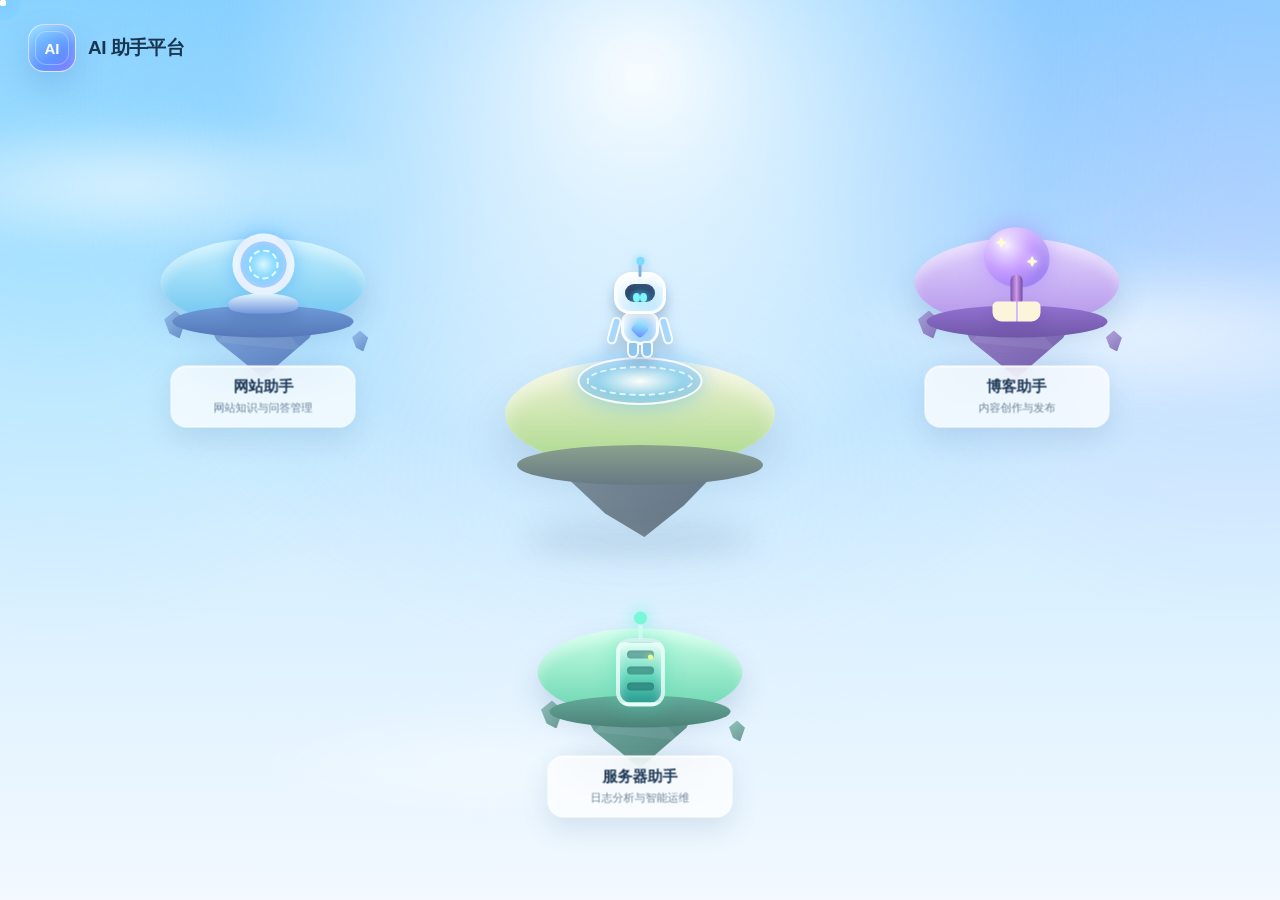
<file: src/main/resources/static/index.html>
<!doctype html>
<html lang="zh-CN">
<head>
    <meta charset="UTF-8">
    <meta name="viewport" content="width=device-width, initial-scale=1.0">
    <link rel="icon" type="image/x-icon" href="/favicon.ico">
    <title>AI助手平台</title>
    <style>
        :root{--text:#203650;--muted:#657b94;--sky-top:#8ed1ff;--sky-middle:#c9eaff;--sky-bottom:#f3f9ff;--gold:#f6d98b;--white:#fff}
        *{box-sizing:border-box}
        html,body{margin:0;width:100%;height:100%;overflow:auto}
        body{min-height:100vh;color:var(--text);font-family:Inter,-apple-system,BlinkMacSystemFont,"Segoe UI","PingFang SC","Microsoft YaHei",sans-serif;background:linear-gradient(180deg,var(--sky-top) 0%,var(--sky-middle) 42%,var(--sky-bottom) 100%)}
        button{font:inherit}
        ::-webkit-scrollbar{display:none}
        html{scrollbar-width:none;-ms-overflow-style:none}
        .page{position:relative;min-height:100vh;overflow:visible;isolation:isolate}
        .background{position:fixed;inset:0;z-index:-10;overflow:hidden;pointer-events:none}
        .sun-glow{position:absolute;top:-500px;left:50%;width:1150px;height:1150px;transform:translateX(-50%);border-radius:50%;background:radial-gradient(circle,rgba(255,255,255,.95) 0%,rgba(255,255,255,.5) 20%,rgba(123,198,255,.16) 50%,transparent 72%);filter:blur(12px)}
        .sky-aura{position:absolute;inset:-15%;background:radial-gradient(circle at 15% 30%,rgba(93,222,255,.18),transparent 26%),radial-gradient(circle at 86% 28%,rgba(176,141,255,.16),transparent 26%),radial-gradient(circle at 50% 50%,rgba(255,255,255,.2),transparent 34%);animation:auraMove 10s ease-in-out infinite alternate}
        .cloud{position:absolute;border-radius:50%;background:radial-gradient(ellipse,rgba(255,255,255,.85),rgba(255,255,255,.18) 62%,transparent 74%);filter:blur(13px);opacity:.7}
        .cloud-1{top:120px;left:-130px;width:520px;height:130px;animation:cloudLeft 28s ease-in-out infinite alternate}
        .cloud-2{top:260px;right:-160px;width:600px;height:150px;animation:cloudRight 35s ease-in-out infinite alternate}
        .cloud-3{bottom:80px;left:20%;width:450px;height:110px;opacity:.45;animation:cloudLeft 38s ease-in-out infinite alternate}
        .particle{position:absolute;width:6px;height:6px;border-radius:50%;background:rgba(255,255,255,.95);box-shadow:0 0 14px rgba(106,191,255,.8);animation:particleFloat linear infinite}
        .particle:nth-child(1){left:8%;bottom:10%;animation-duration:11s}
        .particle:nth-child(2){left:25%;bottom:5%;animation-duration:14s;animation-delay:2s}
        .particle:nth-child(3){left:46%;bottom:12%;animation-duration:12s;animation-delay:1s}
        .particle:nth-child(4){left:65%;bottom:3%;animation-duration:15s}
        .particle:nth-child(5){left:82%;bottom:8%;animation-duration:13s;animation-delay:1.5s}
        .brand{position:fixed;top:24px;left:28px;z-index:100;display:flex;align-items:center;gap:12px;user-select:none}
        .brand-logo{position:relative;width:48px;height:48px;display:grid;place-items:center;border:1px solid rgba(255,255,255,.7);border-radius:16px;color:#fff;font-size:15px;font-weight:900;background:linear-gradient(145deg,#80d9ff,#5f92ff 65%,#837aff);box-shadow:0 14px 30px rgba(58,114,193,.22),inset 0 6px 12px rgba(255,255,255,.25)}
        .brand-logo::after{position:absolute;inset:6px;content:"";border:1px solid rgba(255,255,255,.32);border-radius:11px}
        .brand-title{margin:0;color:#193651;font-size:19px;font-weight:850;letter-spacing:-.03em}
        .world{position:relative;width:min(1500px,100vw);min-height:100vh;margin:0 auto;overflow:visible}
        .route-layer{position:absolute;inset:0;width:100%;height:100%;z-index:10;overflow:visible;pointer-events:none}
        .route-path{fill:none;stroke:rgba(255,255,255,.92);stroke-width:4;stroke-linecap:round;filter:drop-shadow(0 0 7px rgba(68,171,255,.9));stroke-dasharray:10 12;opacity:0;transition:opacity .25s}
        .route-path.active{opacity:1;animation:routeFlow .45s linear infinite}
        .island{position:absolute;width:270px;height:185px;border:0;outline:none;background:transparent;cursor:pointer;transform:translate(-50%,-50%);transform-origin:center center;transition:filter .3s ease}
        .island:hover{z-index:25}
        .island-scene{position:relative;width:100%;height:100%;transform:translateY(0) scale(1);transition:transform .3s cubic-bezier(.2,.8,.2,1)}
        .island:hover .island-scene{transform:translateY(-10px) scale(1.045)}
        .island.selected .island-scene{animation:islandSelected .55s ease infinite alternate}
        .island-ground{position:absolute;top:28px;left:50%;width:205px;height:88px;transform:translateX(-50%);border-radius:50%;background:linear-gradient(180deg,var(--grass-light),var(--grass));box-shadow:inset 0 9px 12px rgba(255,255,255,.35),0 14px 28px rgba(53,88,136,.18);z-index:4}
        .island-ground::before{position:absolute;left:12px;right:12px;bottom:-11px;height:32px;content:"";border-radius:50%;background:linear-gradient(180deg,var(--soil),var(--rock));z-index:-1}
        .island-rock{position:absolute;top:78px;left:50%;width:165px;height:90px;transform:translateX(-50%);clip-path:polygon(5% 0,95% 0,78% 55%,61% 82%,50% 100%,37% 80%,22% 58%);background:linear-gradient(150deg,var(--rock-light),var(--rock));box-shadow:inset 15px 0 18px rgba(255,255,255,.12);z-index:1}
        .island-rock::after{position:absolute;inset:15px 38px 28px 35px;content:"";clip-path:polygon(50% 0,95% 100%,0 82%);background:rgba(255,255,255,.08)}
        .island-shadow{position:absolute;left:50%;bottom:5px;width:160px;height:24px;transform:translateX(-50%);border-radius:50%;background:rgba(65,102,153,.17);filter:blur(12px);z-index:0}
        .floating-rock{position:absolute;width:22px;height:28px;clip-path:polygon(50% 0,100% 35%,70% 100%,25% 82%,0 32%);background:linear-gradient(145deg,var(--rock-light),var(--rock));opacity:.8;animation:littleRock 3.8s ease-in-out infinite}
        .floating-rock.r1{left:30px;top:100px}
        .floating-rock.r2{right:24px;top:120px;width:16px;height:21px;animation-delay:.7s}
        .assistant-info{position:absolute;left:50%;bottom:-34px;min-width:185px;transform:translateX(-50%);padding:11px 16px;border:1px solid rgba(255,255,255,.72);border-radius:16px;background:rgba(255,255,255,.73);backdrop-filter:blur(12px);box-shadow:0 12px 28px rgba(57,96,143,.14),inset 0 1px 0 rgba(255,255,255,.7);text-align:center;z-index:12;transition:transform .28s ease,box-shadow .28s ease}
        .island:hover .assistant-info{transform:translateX(-50%) translateY(-4px);box-shadow:0 17px 34px rgba(57,96,143,.2),inset 0 1px 0 rgba(255,255,255,.8)}
        .assistant-name{margin:0;color:#1c3855;font-size:15px;font-weight:850;white-space:nowrap}
        .assistant-desc{margin:4px 0 0;color:#6a8199;font-size:11px;white-space:nowrap}
        .landing-point{position:absolute;top:42px;left:50%;width:14px;height:14px;transform:translateX(-50%);opacity:0;pointer-events:none}
        .theme-website{--grass-light:#c7f1ff;--grass:#69c3ef;--soil:#6e9bd7;--rock-light:#8fb9ec;--rock:#5577b9;--accent:#5eb9ff;--accent-dark:#527cff}
        .theme-blog{--grass-light:#e5d7ff;--grass:#b092e9;--soil:#9271d1;--rock-light:#aa92d6;--rock:#7058a8;--accent:#bb91ff;--accent-dark:#7d69e9}
        .theme-server{--grass-light:#c8ffe6;--grass:#66d4ae;--soil:#64ab9a;--rock-light:#80bbae;--rock:#4c8178;--accent:#55d9ba;--accent-dark:#27a99c}
        .portal-landmark{position:absolute;top:-10px;left:50%;width:70px;height:85px;transform:translateX(-50%);z-index:8}
        .portal-ring{position:absolute;top:5px;left:50%;width:62px;height:62px;transform:translateX(-50%);border:8px solid rgba(255,255,255,.85);border-radius:50%;background:radial-gradient(circle,#dff7ff,#68cfff 45%,#527cff 100%);box-shadow:0 0 20px rgba(73,174,255,.65),inset 0 0 18px rgba(255,255,255,.8);animation:portalPulse 2.8s ease-in-out infinite}
        .portal-ring::after{position:absolute;inset:8px;content:"";border:2px dashed rgba(255,255,255,.86);border-radius:50%;animation:rotateSimple 9s linear infinite}
        .portal-base{position:absolute;bottom:0;left:50%;width:70px;height:20px;transform:translateX(-50%);border-radius:50% 50% 35% 35%;background:linear-gradient(180deg,#e3f7ff,#7396de);box-shadow:0 7px 12px rgba(56,92,147,.2)}
        .blog-landmark{position:absolute;top:-11px;left:50%;width:90px;height:94px;transform:translateX(-50%);z-index:8}
        .magic-tree{position:absolute;top:0;left:50%;width:66px;height:60px;transform:translateX(-50%);border-radius:48% 52% 46% 54%;background:radial-gradient(circle at 35% 30%,#f4eaff,#c69cff 42%,#7e6ce7 100%);box-shadow:0 0 24px rgba(170,125,255,.55),inset 0 7px 12px rgba(255,255,255,.32);animation:treeFloat 3.5s ease-in-out infinite}
        .magic-tree::before,.magic-tree::after{position:absolute;content:"✦";color:#fffbd4;font-size:11px;text-shadow:0 0 10px #fff}
        .magic-tree::before{top:9px;left:12px}
        .magic-tree::after{top:28px;right:12px}
        .tree-trunk{position:absolute;top:47px;left:50%;width:12px;height:31px;transform:translateX(-50%);border-radius:8px;background:linear-gradient(90deg,#7950ae,#d29bea,#704aa0)}
        .magic-book{position:absolute;left:50%;bottom:0;width:48px;height:20px;transform:translateX(-50%);border-radius:5px 5px 9px 9px;background:linear-gradient(90deg,#fdf5db 0 48%,#d1bafa 49% 52%,#fdf5db 53%);box-shadow:0 7px 14px rgba(83,54,143,.2)}
        .server-landmark{position:absolute;top:-12px;left:50%;width:80px;height:98px;transform:translateX(-50%);z-index:8}
        .server-tower{position:absolute;left:50%;bottom:8px;width:49px;height:68px;transform:translateX(-50%);border:4px solid rgba(235,255,250,.85);border-radius:14px;background:linear-gradient(180deg,#d9fff4,#67d8bd 55%,#299b91);box-shadow:0 0 20px rgba(64,217,182,.45),inset 0 5px 10px rgba(255,255,255,.4)}
        .server-slot{height:8px;margin:8px 7px 0;border-radius:4px;background:rgba(18,92,91,.45);box-shadow:inset 0 1px 3px rgba(0,0,0,.15)}
        .server-light{position:absolute;top:12px;right:8px;width:5px;height:5px;border-radius:50%;background:#eaff93;box-shadow:0 0 9px #eaff93;animation:serverBlink 1.5s ease-in-out infinite}
        .antenna{position:absolute;top:0;left:50%;width:4px;height:26px;transform:translateX(-50%);border-radius:10px;background:#ebfffb}
        .antenna::before{position:absolute;top:-5px;left:50%;width:13px;height:13px;transform:translateX(-50%);content:"";border-radius:50%;background:#7af7da;box-shadow:0 0 15px rgba(94,248,214,.9)}
        .hub-island{position:absolute;left:50%;top:48%;width:340px;height:230px;transform:translate(-50%,-50%);z-index:8;pointer-events:none}
        .hub-ground{position:absolute;top:42px;left:50%;width:270px;height:110px;transform:translateX(-50%);border-radius:50%;background:linear-gradient(180deg,#f6f4d8,#a6d88a);box-shadow:inset 0 12px 18px rgba(255,255,255,.45),0 20px 45px rgba(66,101,145,.2);z-index:5}
        .hub-ground::before{position:absolute;left:12px;right:12px;bottom:-16px;height:40px;content:"";border-radius:50%;background:linear-gradient(180deg,#8ba18d,#667a84);z-index:-1}
        .hub-rock{position:absolute;top:108px;left:50%;width:218px;height:112px;transform:translateX(-50%);clip-path:polygon(3% 0,97% 0,84% 44%,70% 72%,52% 100%,34% 79%,17% 48%);background:linear-gradient(150deg,#8e9ea5,#5c6d7e);box-shadow:inset 18px 0 22px rgba(255,255,255,.12);z-index:2}
        .hub-shadow{position:absolute;left:50%;bottom:-8px;width:230px;height:32px;transform:translateX(-50%);border-radius:50%;background:rgba(68,99,137,.18);filter:blur(15px)}
        .hub-platform{position:absolute;top:40px;left:50%;width:125px;height:48px;transform:translateX(-50%);border:2px solid rgba(255,255,255,.9);border-radius:50%;background:radial-gradient(ellipse,rgba(255,255,255,.9),rgba(97,193,255,.62) 50%,rgba(78,120,255,.22));box-shadow:0 0 25px rgba(83,182,255,.55);z-index:8;animation:hubPulse 3s ease-in-out infinite}
        .hub-platform::after{position:absolute;inset:7px;content:"";border:2px dashed rgba(255,255,255,.8);border-radius:50%;animation:rotateSimple 12s linear infinite}
        .hub-anchor{position:absolute;top:37px;left:50%;width:10px;height:10px;transform:translateX(-50%);opacity:0}
        .robot{position:absolute;left:50%;top:50%;width:62px;height:91px;transform:translate(-50%,-100%);z-index:40;pointer-events:none;filter:drop-shadow(0 10px 7px rgba(41,78,118,.22))}
        .robot-inner{position:relative;width:100%;height:100%;transform:scaleX(var(--face,1));transition:transform .18s}
        .robot-head{position:absolute;top:4px;left:50%;width:52px;height:42px;transform:translateX(-50%);border:3px solid rgba(255,255,255,.95);border-radius:18px 18px 16px 16px;background:linear-gradient(145deg,#fbfeff,#bce6ff);box-shadow:inset 0 5px 8px rgba(255,255,255,.9),0 5px 9px rgba(57,101,148,.14);z-index:6}
        .robot-face{position:absolute;inset:9px 8px;border-radius:11px;background:linear-gradient(145deg,#23395c,#294f7e);box-shadow:inset 0 2px 4px rgba(255,255,255,.12)}
        .robot-eye{position:absolute;top:9px;width:7px;height:9px;border-radius:50%;background:#80f5ff;box-shadow:0 0 8px rgba(118,242,255,.85)}
        .robot-eye.left{left:8px}
        .robot-eye.right{right:8px}
        .robot-antenna{position:absolute;top:-13px;left:50%;width:3px;height:15px;transform:translateX(-50%);border-radius:4px;background:#86aee0}
        .robot-antenna::before{position:absolute;top:-5px;left:50%;width:8px;height:8px;transform:translateX(-50%);content:"";border-radius:50%;background:#7bdbff;box-shadow:0 0 10px #7bdbff}
        .robot-body{position:absolute;top:43px;left:50%;width:38px;height:34px;transform:translateX(-50%);border:3px solid rgba(255,255,255,.95);border-radius:12px 12px 15px 15px;background:linear-gradient(145deg,#eaf9ff,#9bcdf7);box-shadow:inset 0 4px 6px rgba(255,255,255,.75)}
        .robot-core{position:absolute;top:8px;left:50%;width:14px;height:14px;transform:translateX(-50%) rotate(45deg);border-radius:4px;background:linear-gradient(145deg,#9efbff,#6389ff);box-shadow:0 0 10px rgba(91,190,255,.7)}
        .robot-arm{position:absolute;top:49px;width:10px;height:28px;border:2px solid rgba(255,255,255,.9);border-radius:8px;background:#a7d8fb;transform-origin:50% 3px}
        .robot-arm.left{left:3px;transform:rotate(15deg)}
        .robot-arm.right{right:3px;transform:rotate(-15deg)}
        .robot-leg{position:absolute;top:73px;width:12px;height:17px;border:2px solid rgba(255,255,255,.9);border-radius:4px 4px 7px 7px;background:#8fc4ee;transform-origin:50% 1px}
        .robot-leg.left{left:18px}
        .robot-leg.right{right:18px}
        .robot:not(.walking){animation:robotIdle 2.6s ease-in-out infinite}
        .robot.walking .robot-leg.left{animation:legLeft .25s linear infinite alternate}
        .robot.walking .robot-leg.right{animation:legRight .25s linear infinite alternate}
        .robot.walking .robot-arm.left{animation:armLeft .25s linear infinite alternate}
        .robot.walking .robot-arm.right{animation:armRight .25s linear infinite alternate}
        .robot.walking .robot-inner{animation:walkBounce .22s ease-in-out infinite alternate}
        .transition-mask{position:fixed;inset:0;z-index:500;display:grid;place-items:center;background:radial-gradient(circle,rgba(255,255,255,.86),rgba(172,220,255,.88));opacity:0;visibility:hidden;pointer-events:none;transition:opacity .35s}
        .transition-mask.show{opacity:1;visibility:visible}
        .transition-core{width:40px;height:40px;transform:rotate(45deg);border-radius:9px;background:linear-gradient(145deg,#eaffff,#62bfff,#6b79ff);box-shadow:0 0 35px rgba(86,176,255,.8);animation:transitionCore .8s ease-in-out infinite alternate}
        @keyframes auraMove{from{transform:translate3d(0,0,0) scale(1)}to{transform:translate3d(0,-12px,0) scale(1.04)}}
        @keyframes cloudLeft{from{transform:translateX(0)}to{transform:translateX(130px)}}
        @keyframes cloudRight{from{transform:translateX(0)}to{transform:translateX(-130px)}}
        @keyframes particleFloat{0%{opacity:0;transform:translateY(0) scale(.6)}10%{opacity:.8}100%{opacity:0;transform:translateY(-600px) scale(1.2)}}
        @keyframes littleRock{0%,100%{transform:translateY(0) rotate(-3deg)}50%{transform:translateY(-7px) rotate(4deg)}}
        @keyframes portalPulse{0%,100%{filter:brightness(1)}50%{filter:brightness(1.18)}}
        @keyframes rotateSimple{from{transform:rotate(0deg)}to{transform:rotate(360deg)}}
        @keyframes treeFloat{0%,100%{transform:translateX(-50%) translateY(0)}50%{transform:translateX(-50%) translateY(-4px)}}
        @keyframes serverBlink{0%,100%{opacity:.45}50%{opacity:1}}
        @keyframes hubPulse{0%,100%{filter:brightness(1)}50%{filter:brightness(1.14)}}
        @keyframes robotIdle{0%,100%{translate:0 0}50%{translate:0 -4px}}
        @keyframes legLeft{from{transform:rotate(18deg)}to{transform:rotate(-18deg)}}
        @keyframes legRight{from{transform:rotate(-18deg)}to{transform:rotate(18deg)}}
        @keyframes armLeft{from{transform:rotate(-20deg)}to{transform:rotate(25deg)}}
        @keyframes armRight{from{transform:rotate(20deg)}to{transform:rotate(-25deg)}}
        @keyframes walkBounce{from{translate:0 0}to{translate:0 -3px}}
        @keyframes routeFlow{from{stroke-dashoffset:0}to{stroke-dashoffset:-22}}
        @keyframes islandSelected{from{filter:brightness(1);transform:translateY(-10px) scale(1.045)}to{filter:brightness(1.18) drop-shadow(0 0 18px var(--accent));transform:translateY(-14px) scale(1.07)}}
        @keyframes transitionCore{from{transform:rotate(45deg) scale(.8)}to{transform:rotate(225deg) scale(1.2)}}
        @media (max-width:720px){
            .brand{top:16px;left:16px}
            .brand-logo{width:42px;height:42px;border-radius:14px}
            .brand-title{font-size:17px}
            .world{width:100%;min-height:100vh;overflow:visible}
            .hub-island{top:210px;transform:translate(-50%,-50%) scale(.82)}
            .island{width:250px;height:175px}
            .assistant-info{bottom:-30px}
        }
        @media (prefers-reduced-motion:reduce){*,*::before,*::after{animation-duration:.001ms!important;animation-iteration-count:1!important}}
    </style>
</head>
<body>
<div class="page">
    <div class="background">
        <div class="sun-glow"></div><div class="sky-aura"></div>
        <div class="cloud cloud-1"></div><div class="cloud cloud-2"></div><div class="cloud cloud-3"></div>
        <span class="particle"></span><span class="particle"></span><span class="particle"></span><span class="particle"></span><span class="particle"></span>
    </div>
    <header class="brand"><div class="brand-logo">AI</div><h1 class="brand-title">AI 助手平台</h1></header>
    <main class="world" id="world">
        <svg class="route-layer" id="routeLayer"><path class="route-path" id="routePath"></path></svg>
        <div class="hub-island" id="hubIsland"><div class="hub-shadow"></div><div class="hub-rock"></div><div class="hub-ground"></div><div class="hub-platform"></div><div class="hub-anchor" id="hubAnchor"></div></div>
        <div class="robot" id="robot"><div class="robot-inner"><div class="robot-head"><div class="robot-antenna"></div><div class="robot-face"><span class="robot-eye left"></span><span class="robot-eye right"></span></div></div><div class="robot-body"><div class="robot-core"></div></div><div class="robot-arm left"></div><div class="robot-arm right"></div><div class="robot-leg left"></div><div class="robot-leg right"></div></div></div>
        <div id="assistantIslands"></div>
    </main>
    <div class="transition-mask" id="transitionMask"><div class="transition-core"></div></div>
</div>

<script>
    const assistants=[{id:"website",name:"网站助手",desc:"网站知识与问答管理",href:"/website/assistant/",theme:"website"},{id:"blog",name:"博客助手",desc:"内容创作与发布",href:"/blog/assistant/",theme:"blog"},{id:"server",name:"服务器助手",desc:"日志分析与智能运维",href:"/server/assistant/",theme:"server"}];
    const world=document.getElementById("world"),islandContainer=document.getElementById("assistantIslands"),hubAnchor=document.getElementById("hubAnchor"),robot=document.getElementById("robot"),routeLayer=document.getElementById("routeLayer"),routePath=document.getElementById("routePath"),transitionMask=document.getElementById("transitionMask");
    let moving=false;

    function landmarkHtml(theme){switch(theme){case"website":return`<div class="portal-landmark"><div class="portal-ring"></div><div class="portal-base"></div></div>`;case"blog":return`<div class="blog-landmark"><div class="magic-tree"></div><div class="tree-trunk"></div><div class="magic-book"></div></div>`;case"server":return`<div class="server-landmark"><div class="antenna"></div><div class="server-tower"><span class="server-light"></span><div class="server-slot"></div><div class="server-slot"></div><div class="server-slot"></div></div></div>`;default:return`<div class="portal-landmark"><div class="portal-ring"></div><div class="portal-base"></div></div>`}}

    function renderIslands(){
        islandContainer.innerHTML="";
        assistants.forEach(assistant=>{
            const island=document.createElement("button");
            island.type="button";island.className=`island theme-${assistant.theme}`;island.dataset.id=assistant.id;island.dataset.href=assistant.href;island.setAttribute("aria-label",assistant.name);
            island.innerHTML=`<div class="island-scene"><div class="island-shadow"></div><div class="floating-rock r1"></div><div class="floating-rock r2"></div><div class="island-rock"></div><div class="island-ground">${landmarkHtml(assistant.theme)}<span class="landing-point"></span></div><div class="assistant-info"><h2 class="assistant-name">${assistant.name}</h2><p class="assistant-desc">${assistant.desc}</p></div></div>`;
            island.addEventListener("click",()=>travelToIsland(island));
            islandContainer.appendChild(island);
        });
        layoutIslands();
    }

    function layoutIslands(){
        const islands=[...document.querySelectorAll(".island")];
        const mobile=window.innerWidth<=720;
        if(mobile){
            islands.forEach((island,index)=>{
                const x=world.clientWidth/2;const y=490+index*255;
                island.style.left=`${x}px`;island.style.top=`${y}px`;
            });
            if(!moving)requestAnimationFrame(placeRobotOnHub);
            return;
        }
        const centerX=world.clientWidth/2,centerY=world.clientHeight*.48;
        const radiusX=Math.min(world.clientWidth*.34,470),radiusY=Math.min(world.clientHeight*.31,260);
        const threeAngles=[210,330,90];
        islands.forEach((island,index)=>{
            let degree;
            if(islands.length===3)degree=threeAngles[index];
            else degree=-90+(360/islands.length)*index;
            const angle=degree*Math.PI/180;
            const x=centerX+Math.cos(angle)*radiusX,y=centerY+Math.sin(angle)*radiusY;
            island.style.left=`${x}px`;island.style.top=`${y}px`;
        });
        if(!moving)requestAnimationFrame(placeRobotOnHub);
    }

    function getPoint(element){
        const worldRect=world.getBoundingClientRect(),rect=element.getBoundingClientRect();
        return{x:rect.left-worldRect.left+rect.width/2,y:rect.top-worldRect.top+rect.height/2};
    }

    function placeRobotOnHub(){
        const point=getPoint(hubAnchor);
        robot.style.left=`${point.x}px`;robot.style.top=`${point.y}px`;
    }

    function bezier(start,control,end,t){
        const mt=1-t;
        return{x:mt*mt*start.x+2*mt*t*control.x+t*t*end.x,y:mt*mt*start.y+2*mt*t*control.y+t*t*end.y};
    }

    function createRoute(start,end){
        const distance=Math.hypot(end.x-start.x,end.y-start.y);
        const control={x:(start.x+end.x)/2,y:Math.min(start.y,end.y)-Math.min(120,distance*.22)};
        routeLayer.setAttribute("viewBox",`0 0 ${world.clientWidth} ${world.clientHeight}`);
        routePath.setAttribute("d",`M ${start.x} ${start.y} Q ${control.x} ${control.y} ${end.x} ${end.y}`);
        routePath.classList.add("active");
        return control;
    }

    function travelToIsland(island){
        if(moving)return;
        moving=true;
        document.querySelectorAll(".island").forEach(item=>item.disabled=true);
        island.classList.add("selected");
        const landingPoint=island.querySelector(".landing-point");
        const start={x:parseFloat(robot.style.left),y:parseFloat(robot.style.top)};
        const end=getPoint(landingPoint);
        const control=createRoute(start,end);
        robot.style.setProperty("--face",end.x<start.x?-1:1);
        robot.classList.add("walking");
        const reduceMotion=window.matchMedia("(prefers-reduced-motion: reduce)").matches;
        const duration=reduceMotion?80:1250;
        const startTime=performance.now();

        function frame(now){
            const elapsed=now-startTime;
            let t=Math.min(elapsed/duration,1);
            const eased=t<.5?2*t*t:1-Math.pow(-2*t+2,2)/2;
            const position=bezier(start,control,end,eased);
            robot.style.left=`${position.x}px`;robot.style.top=`${position.y}px`;
            const jump=Math.sin(t*Math.PI*7)*3;
            robot.style.translate=`0 ${jump}px`;
            if(t<1){requestAnimationFrame(frame);return;}
            robot.classList.remove("walking");
            robot.style.translate="";
            routePath.classList.remove("active");
            setTimeout(()=>{
                transitionMask.classList.add("show");
                sessionStorage.setItem("lastIslandId", island.dataset.id);
                setTimeout(()=>{window.location.href=island.dataset.href;},320);
            },reduceMotion?0:320);
        }
        requestAnimationFrame(frame);
    }

    function resetAll() {
        moving = false;
        transitionMask.classList.remove("show");
        routePath.classList.remove("active");
        document.querySelectorAll(".island").forEach(item => {
            item.disabled = false;
            item.classList.remove("selected");
        });
        robot.classList.remove("walking");
        robot.style.translate = "";
        layoutIslands();
        requestAnimationFrame(placeRobotOnHub);
    }

    function travelBackToHub() {
        const lastIslandId = sessionStorage.getItem("lastIslandId");
        if (!lastIslandId) {
            resetAll();
            return;
        }

        const island = document.querySelector(`.island[data-id="${lastIslandId}"]`);
        if (!island) {
            resetAll();
            return;
        }

        // 关键修复：立刻移除加载遮罩
        transitionMask.classList.remove("show");
        // 强制重置 CSS 动画状态，防止残留
        transitionMask.style.transition = "none";
        void transitionMask.offsetHeight; // 强制重绘
        transitionMask.style.transition = "";

        moving = true;
        island.classList.add("selected");
        document.querySelectorAll(".island").forEach(item => item.disabled = true);

        const landingPoint = island.querySelector(".landing-point");
        const start = getPoint(landingPoint);
        const end = getPoint(hubAnchor);

        robot.style.left = `${start.x}px`;
        robot.style.top = `${start.y}px`;

        const control = createRoute(start, end);
        robot.style.setProperty("--face", end.x < start.x ? -1 : 1);
        robot.classList.add("walking");
        const reduceMotion = window.matchMedia("(prefers-reduced-motion: reduce)").matches;
        const duration = reduceMotion ? 80 : 1250;
        const startTime = performance.now();

        function frame(now) {
            const elapsed = now - startTime;
            let t = Math.min(elapsed / duration, 1);
            const eased = t < .5 ? 2 * t * t : 1 - Math.pow(-2 * t + 2, 2) / 2;
            const position = bezier(start, control, end, eased);
            robot.style.left = `${position.x}px`;
            robot.style.top = `${position.y}px`;
            const jump = Math.sin(t * Math.PI * 7) * 3;
            robot.style.translate = `0 ${jump}px`;
            if (t < 1) { requestAnimationFrame(frame); return; }

            robot.classList.remove("walking");
            robot.style.translate = "";
            routePath.classList.remove("active");
            island.classList.remove("selected");
            document.querySelectorAll(".island").forEach(item => item.disabled = false);
            sessionStorage.removeItem("lastIslandId");
            moving = false;
        }
        requestAnimationFrame(frame);
    }

    renderIslands();
    window.addEventListener("load",()=>{layoutIslands();requestAnimationFrame(placeRobotOnHub);});
    window.addEventListener("resize",()=>{if(!moving)layoutIslands();});

    window.addEventListener("pageshow", (event) => {
        if (event.persisted) {
            // 强制先清除遮罩，再执行回程动画
            transitionMask.classList.remove("show");
            travelBackToHub();
        } else {
            resetAll();
        }
    });
</script>
</body>
</html>
</file>
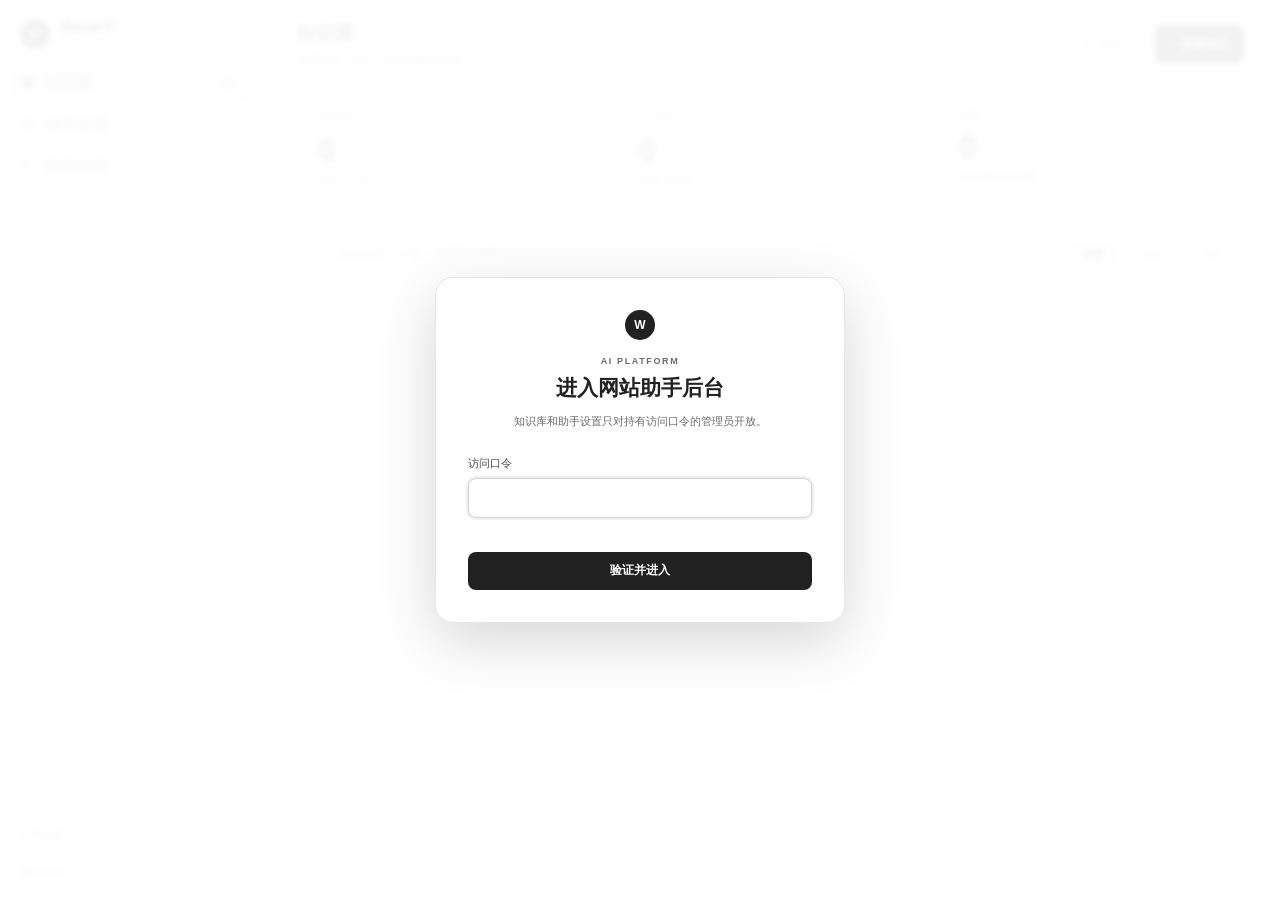
<file: src/main/resources/static/website/assistant/index.html>
<!doctype html>
<html lang="zh-CN">
<head>
    <meta charset="UTF-8">
    <meta name="viewport" content="width=device-width, initial-scale=1.0, viewport-fit=cover">
    <title>网站助手后台 · AI Platform</title>
    <link rel="icon" href="/favicon.ico">
    <link rel="stylesheet" href="./app.css">
    <script src="./app.js" defer></script>
</head>
<body>
<div class="app-shell">
    <aside class="sidebar">
        <a class="brand" href="/" aria-label="返回 AI 助手平台">
            <span class="brand-mark">W</span>
            <span><strong>网站助手</strong><small>AI Platform</small></span>
        </a>
        <nav class="nav-list" aria-label="后台导航">
            <button class="nav-item active" type="button" data-view="knowledge">
                <span class="nav-icon">◈</span><span>知识库</span><span id="knowledgeCount" class="nav-badge">0</span>
            </button>
            <button class="nav-item" type="button" data-view="settings">
                <span class="nav-icon">⚙</span><span>助手设置</span>
            </button>
            <button class="nav-item" type="button" data-view="guide">
                <span class="nav-icon">?</span><span>检索说明</span>
            </button>
        </nav>
        <div class="sidebar-footer">
            <a href="https://thxdxw.cn" target="_blank" rel="noreferrer">打开首页 <span>↗</span></a>
            <button id="logoutButton" type="button">退出后台</button>
        </div>
    </aside>

    <main class="main">
        <header class="topbar">
            <button id="mobileMenu" class="mobile-menu" type="button" aria-label="打开导航">☰</button>
            <div><h1 id="viewTitle">知识库</h1><p id="viewSubtitle">管理助手可用于回答的网站资料</p></div>
            <div class="topbar-actions">
                <span id="serviceStatus" class="status-pill"><i></i>读取中</span>
                <button id="addEntryButton" class="primary-button" type="button">+  新建知识</button>
            </div>
        </header>

        <section id="knowledgeView" class="view active">
            <div class="overview-grid">
                <article class="metric-card"><span>全部条目</span><strong id="allCount">0</strong><small>资料与 FAQ</small></article>
                <article class="metric-card"><span>已启用</span><strong id="enabledCount">0</strong><small>将参与检索</small></article>
                <article class="metric-card accent"><span>FAQ</span><strong id="faqCount">0</strong><small>高精度标准答案</small></article>
            </div>
            <div class="toolbar">
                <label class="search-box"><span>⌕</span><input id="searchInput" type="search" placeholder="搜索标题、问题、内容或关键词"></label>
                <div class="filter-group" role="group" aria-label="知识类型">
                    <button class="filter active" type="button" data-filter="ALL">全部</button>
                    <button class="filter" type="button" data-filter="INFO">资料</button>
                    <button class="filter" type="button" data-filter="FAQ">FAQ</button>
                </div>
            </div>
            <div id="knowledgeList" class="knowledge-list"></div>
            <div id="emptyState" class="empty-state" hidden><span>◇</span><h2>还没有匹配的知识</h2><p>新建一条网站资料或 FAQ 吧。</p></div>
        </section>

        <section id="settingsView" class="view">
            <form id="settingsForm" class="settings-card">
                <div class="section-heading"><div><h2>对外展示</h2><p>保存后新打开的首页助手会立即读取。</p></div>
                    <label class="switch-label"><input id="assistantEnabled" type="checkbox"><span class="switch"></span><em>对外开放</em></label>
                </div>
                <div class="form-grid">
                    <label><span>助手名称</span><input id="assistantName" maxlength="80" required></label>
                    <label class="wide"><span>欢迎语</span><textarea id="welcomeMessage" rows="3" maxlength="300" required></textarea><small><b id="welcomeLength">0</b>/300</small></label>
                    <label class="wide"><span>补充回答规则</span><textarea id="promptAddition" rows="7" maxlength="4000" placeholder="例如：提到联系方式时，优先引导用户查看首页的联系卡片。"></textarea><small>这里只写站点特有规则，系统安全约束无法被覆盖。</small></label>
                </div>
                <div class="form-footer"><span id="settingsTime">尚未加载</span><button class="primary-button" type="submit">保存设置</button></div>
            </form>
        </section>

        <section id="guideView" class="view">
            <div class="guide-grid">
                <article><span class="step">01</span><h2>先检索</h2><p>每次问答会根据标题、FAQ 问题、关键词和正文相似度，只取最相关的 8 条资料。</p></article>
                <article><span class="step">02</span><h2>再生成</h2><p>检索结果作为受限参考资料交给模型，没有资料时要求它明确说不知道，降低编造风险。</p></article>
                <article><span class="step">03</span><h2>FAQ 优先</h2><p>对收费、联系、地址、权限等需要准确口径的问题，使用 FAQ 并填写多个关键词。</p></article>
                <article><span class="step">04</span><h2>何时上向量 RAG</h2><p>当条目超过约 100 条、需导入长文档，或用户问法与关键词差异很大时，再增加 Embedding + pgvector 混合召回。</p></article>
            </div>
        </section>
    </main>
</div>
<div id="sidebarOverlay" class="sidebar-overlay"></div>

<div id="entryModal" class="modal" hidden>
    <form id="entryForm" class="modal-card">
        <header><div><span id="entryEyebrow">新建知识</span><h2 id="entryTitle">添加网站资料</h2></div><button id="closeEntryModal" type="button" aria-label="关闭">×</button></header>
        <div class="modal-body">
            <div class="type-picker">
                <label><input type="radio" name="entryType" value="INFO" checked><span><b>网站资料</b><small>项目、功能、入口与介绍</small></span></label>
                <label><input type="radio" name="entryType" value="FAQ"><span><b>FAQ</b><small>固定问题与标准答案</small></span></label>
            </div>
            <label><span>标题</span><input id="entryName" maxlength="160" required placeholder="例如：博客入口"></label>
            <label id="questionField" hidden><span>常见问题</span><input id="entryQuestion" maxlength="500" placeholder="例如：博客在哪里？"></label>
            <label><span id="contentLabel">资料内容</span><textarea id="entryContent" rows="8" maxlength="12000" required placeholder="写清楚用户需要知道的事实。"></textarea></label>
            <label><span>关键词</span><input id="entryKeywords" maxlength="500" placeholder="用逗号分隔，如：博客,文章,技术"></label>
            <div class="inline-fields">
                <label><span>优先级</span><input id="entryPriority" type="number" min="0" max="1000" value="50" required></label>
                <label class="switch-label"><input id="entryEnabled" type="checkbox" checked><span class="switch"></span><em>立即启用</em></label>
            </div>
        </div>
        <footer><button id="deleteEntryButton" class="danger-button" type="button" hidden>删除</button><span></span><button id="cancelEntryButton" class="secondary-button" type="button">取消</button><button class="primary-button" type="submit">保存知识</button></footer>
    </form>
</div>

<div id="loginOverlay" class="login-overlay" hidden>
    <form id="loginForm" class="login-card">
        <div class="login-brand">W</div><p class="eyebrow">AI PLATFORM</p><h2>进入网站助手后台</h2>
        <p>知识库和助手设置只对持有访问口令的管理员开放。</p>
        <label for="accessToken">访问口令</label><input id="accessToken" type="password" autocomplete="current-password" required autofocus>
        <p id="loginError" class="form-error" role="alert"></p><button class="primary-button" type="submit">验证并进入</button>
    </form>
</div>
<div id="toast" class="toast" role="status" hidden></div>
</body>
</html>
</file>
<file: src/main/resources/static/website/assistant/app.css>
:root {
    --sidebar: #f9f9f9;
    --sidebar-soft: #e7e7e7;
    --primary: #212121;
    --primary-dark: #000;
    --accent: #212121;
    --text: #212121;
    --muted: #6b6b6b;
    --border: #e5e5e5;
    --surface: #fff;
    --canvas: #fff;
    --danger: #b42318;
    --shadow: 0 18px 60px rgba(0, 0, 0, .16);
}

* { box-sizing: border-box; }
html, body { min-height: 100%; margin: 0; }
body { color: var(--text); background: var(--canvas); font-family: ui-sans-serif, -apple-system, BlinkMacSystemFont, "Segoe UI", "Microsoft YaHei", sans-serif; -webkit-font-smoothing: antialiased; }
button, input, textarea { color: inherit; font: inherit; }
button { cursor: pointer; }
[hidden] { display: none !important; }

.app-shell { display: grid; min-height: 100dvh; grid-template-columns: 260px minmax(0, 1fr); }
.sidebar { position: sticky; top: 0; z-index: 40; display: flex; height: 100dvh; flex-direction: column; padding: 14px 10px 12px; color: var(--text); background: var(--sidebar); }
.brand { display: flex; min-height: 48px; align-items: center; gap: 10px; padding: 5px 10px 14px; color: inherit; text-decoration: none; }
.brand-mark, .login-brand { display: grid; width: 30px; height: 30px; place-items: center; border: 0; border-radius: 50%; color: #fff; background: var(--primary); box-shadow: none; font-size: 12px; font-weight: 700; }
.brand strong, .brand small { display: block; }
.brand strong { font-size: 14px; }
.brand small { margin-top: 2px; color: #8f8f8f; font-size: 9px; letter-spacing: .1em; text-transform: uppercase; }
.nav-list { display: grid; gap: 2px; }
.nav-item { display: grid; width: 100%; min-height: 40px; grid-template-columns: 25px 1fr auto; align-items: center; padding: 8px 10px; border: 0; border-radius: 8px; color: #4d4d4d; background: transparent; text-align: left; transition: background .12s; }
.nav-item:hover { color: var(--text); background: #ececec; }
.nav-item.active { color: var(--text); background: var(--sidebar-soft); box-shadow: none; }
.nav-icon { font-size: 16px; }
.nav-badge { min-width: 24px; padding: 2px 6px; border-radius: 999px; color: #6b6b6b; background: #ddd; font-size: 10px; text-align: center; }
.sidebar-footer { display: grid; gap: 3px; margin-top: auto; padding-top: 9px; border-top: 1px solid var(--border); }
.sidebar-footer a, .sidebar-footer button { display: flex; justify-content: space-between; padding: 9px 10px; border: 0; border-radius: 8px; color: #6b6b6b; background: transparent; font-size: 11px; text-decoration: none; }
.sidebar-footer a:hover, .sidebar-footer button:hover { color: var(--text); background: #ececec; }

.main { min-width: 0; padding: 0 36px 48px; }
.topbar { display: flex; min-height: 88px; align-items: center; gap: 18px; }
.topbar h1 { margin: 0; font-size: 20px; letter-spacing: -.025em; }
.topbar p { margin: 5px 0 0; color: var(--muted); font-size: 12px; }
.topbar-actions { display: flex; align-items: center; gap: 12px; margin-left: auto; }
.status-pill { display: inline-flex; align-items: center; gap: 7px; padding: 8px 11px; border: 1px solid var(--border); border-radius: 999px; color: var(--muted); background: #fff; font-size: 11px; }
.status-pill i { width: 7px; height: 7px; border-radius: 50%; background: #94a3b8; }
.status-pill.enabled i { background: #22a06b; box-shadow: 0 0 0 4px rgba(34,160,107,.12); }
.status-pill.disabled i { background: #e59a2e; }
.primary-button, .secondary-button, .danger-button { min-height: 38px; padding: 9px 14px; border-radius: 8px; font-size: 12px; font-weight: 600; }
.primary-button { border: 0; color: #fff; background: var(--primary); box-shadow: none; }
.primary-button:hover { background: #000; }
.primary-button:disabled { cursor: wait; opacity: .55; transform: none; }
.secondary-button { border: 1px solid var(--border); background: #fff; }
.danger-button { border: 1px solid #f0c7c7; color: var(--danger); background: #fff7f7; }
.mobile-menu { display: none; border: 0; background: transparent; font-size: 21px; }

.view { display: none; }
.view.active { display: block; animation: view-in .18s ease-out; }
@keyframes view-in { from { opacity: 0; transform: translateY(4px); } }
.overview-grid { display: grid; grid-template-columns: repeat(3, minmax(0, 1fr)); gap: 14px; }
.metric-card { position: relative; min-height: 116px; overflow: hidden; padding: 20px 21px; border: 1px solid var(--border); border-radius: 12px; background: var(--surface); box-shadow: none; }
.metric-card::after { display: none; }
.metric-card span, .metric-card small { display: block; color: var(--muted); font-size: 11px; }
.metric-card strong { display: block; margin: 9px 0 4px; font-size: 31px; letter-spacing: -.04em; }
.metric-card.accent { color: var(--text); border-color: var(--border); background: #f7f7f7; }
.metric-card.accent span, .metric-card.accent small { color: var(--muted); }
.toolbar { display: flex; align-items: center; gap: 13px; margin: 24px 0 14px; }
.search-box { display: flex; height: 42px; min-width: 260px; flex: 1; align-items: center; gap: 8px; padding: 0 13px; border: 1px solid var(--border); border-radius: 11px; color: #8490a3; background: #fff; }
.search-box:focus-within { border-color: #aaa; box-shadow: 0 0 0 2px rgba(0,0,0,.06); }
.search-box input { min-width: 0; flex: 1; border: 0; outline: 0; background: transparent; font-size: 12px; }
.filter-group { display: flex; gap: 3px; padding: 4px; border: 1px solid var(--border); border-radius: 11px; background: #fff; }
.filter { min-width: 56px; padding: 7px 11px; border: 0; border-radius: 7px; color: var(--muted); background: transparent; font-size: 11px; }
.filter.active { color: var(--text); background: #ececec; font-weight: 650; }
.knowledge-list { display: grid; gap: 10px; }
.knowledge-card { display: grid; grid-template-columns: 42px minmax(0, 1fr) auto; gap: 14px; align-items: center; padding: 16px 17px; border: 1px solid var(--border); border-radius: 12px; background: #fff; transition: background .12s, border-color .12s; }
.knowledge-card:hover { border-color: #d2d2d2; background: #fafafa; }
.entry-icon { display: grid; width: 40px; height: 40px; place-items: center; border-radius: 10px; color: #fff; background: #565869; font-size: 11px; font-weight: 700; }
.entry-icon.faq { color: #fff; background: #212121; }
.entry-main { min-width: 0; }
.entry-title-row { display: flex; align-items: center; gap: 8px; }
.entry-title-row h3 { min-width: 0; overflow: hidden; margin: 0; font-size: 13.5px; text-overflow: ellipsis; white-space: nowrap; }
.entry-state { padding: 2px 6px; border-radius: 999px; color: #26805b; background: #e8f7f0; font-size: 9px; }
.entry-state.off { color: #7b8492; background: #edf0f4; }
.entry-main p { display: -webkit-box; max-width: 800px; margin: 7px 0 0; overflow: hidden; color: var(--muted); font-size: 11px; line-height: 1.6; -webkit-box-orient: vertical; -webkit-line-clamp: 2; }
.entry-meta { display: flex; align-items: center; gap: 10px; color: #8b96a8; font-size: 10px; }
.edit-entry { width: 32px; height: 32px; border: 1px solid var(--border); border-radius: 9px; color: #5d687a; background: #fff; }
.edit-entry:hover { color: var(--primary); border-color: #aaa; background: #f1f1f1; }
.empty-state { padding: 75px 20px; border: 1px dashed #ccd5e2; border-radius: 16px; color: var(--muted); text-align: center; }
.empty-state > span { font-size: 34px; }.empty-state h2 { margin: 8px 0; color: var(--text); font-size: 16px; }.empty-state p { margin: 0; font-size: 12px; }

.settings-card { overflow: hidden; border: 1px solid var(--border); border-radius: 12px; background: #fff; box-shadow: none; }
.section-heading { display: flex; align-items: center; justify-content: space-between; gap: 20px; padding: 25px 28px; border-bottom: 1px solid var(--border); }
.section-heading h2 { margin: 0; font-size: 17px; }.section-heading p { margin: 6px 0 0; color: var(--muted); font-size: 11px; }
.form-grid { display: grid; grid-template-columns: repeat(2,minmax(0,1fr)); gap: 20px; padding: 28px; }
.form-grid label, .modal-body > label { position: relative; display: grid; gap: 7px; color: #4a4a4a; font-size: 11px; font-weight: 650; }
.form-grid .wide { grid-column: 1/-1; }
input, textarea { width: 100%; border: 1px solid #d2d2d2; border-radius: 8px; outline: 0; background: #fff; }
input { min-height: 40px; padding: 9px 11px; } textarea { padding: 11px; line-height: 1.6; resize: vertical; }
input:focus, textarea:focus { border-color: #929292; box-shadow: 0 0 0 2px rgba(0,0,0,.06); }
.form-grid label > small { color: #8a94a5; font-size: 10px; font-weight: 400; }.form-grid label > small:has(b) { position: absolute; right: 3px; top: 0; }
.form-footer { display: flex; align-items: center; justify-content: space-between; padding: 18px 28px; border-top: 1px solid var(--border); color: var(--muted); font-size: 10px; background: #fafafa; }
.switch-label { display: inline-flex !important; align-items: center; gap: 9px; cursor: pointer; }
.switch-label input { position: absolute; width: 1px; height: 1px; opacity: 0; }
.switch { position: relative; width: 38px; height: 22px; border-radius: 999px; background: #cbd2dc; transition: .16s; }
.switch::after { position: absolute; top: 3px; left: 3px; width: 16px; height: 16px; border-radius: 50%; background: #fff; box-shadow: 0 2px 5px rgba(0,0,0,.2); transition: .16s; content: ""; }
.switch-label input:checked + .switch { background: var(--primary); }.switch-label input:checked + .switch::after { transform: translateX(16px); }.switch-label em { font-size: 11px; font-style: normal; font-weight: 600; }
.guide-grid { display: grid; grid-template-columns: repeat(2,minmax(0,1fr)); gap: 14px; }
.guide-grid article { min-height: 190px; padding: 27px; border: 1px solid var(--border); border-radius: 12px; background: #fff; box-shadow: none; }
.guide-grid .step { color: var(--primary); font-size: 11px; font-weight: 800; letter-spacing: .14em; }.guide-grid h2 { margin: 26px 0 8px; font-size: 17px; }.guide-grid p { margin: 0; color: var(--muted); font-size: 12px; line-height: 1.85; }

.modal, .login-overlay { position: fixed; z-index: 1000; inset: 0; display: grid; place-items: center; padding: 20px; background: rgba(0,0,0,.34); backdrop-filter: blur(3px); }
.modal-card { width: min(100%,650px); max-height: calc(100dvh - 40px); overflow: auto; border: 1px solid var(--border); border-radius: 16px; background: #fff; box-shadow: var(--shadow); }
.modal-card header, .modal-card footer { display: flex; align-items: center; gap: 10px; padding: 19px 22px; }
.modal-card header { justify-content: space-between; border-bottom: 1px solid var(--border); }.modal-card header span { color: var(--muted); font-size: 9px; font-weight: 800; letter-spacing: .12em; }.modal-card header h2 { margin: 4px 0 0; font-size: 18px; }.modal-card header button { width: 34px; height: 34px; border: 0; border-radius: 8px; background: #f1f1f1; font-size: 21px; }
.modal-body { display: grid; gap: 17px; padding: 21px 22px; }
.type-picker { display: grid; grid-template-columns: 1fr 1fr; gap: 10px; }.type-picker label { cursor: pointer; }.type-picker input { position: absolute; opacity: 0; }.type-picker span { display: grid; gap: 3px; min-height: 67px; padding: 14px; border: 1px solid var(--border); border-radius: 10px; }.type-picker small { color: var(--muted); font-size: 10px; }.type-picker input:checked + span { border-color: #8f8f8f; color: var(--primary); background: #f1f1f1; box-shadow: 0 0 0 1px rgba(0,0,0,.05); }
.inline-fields { display: flex; align-items: end; justify-content: space-between; gap: 20px; }.inline-fields > label:first-child { display: grid; width: 140px; gap: 7px; color: #4a4a4a; font-size: 11px; font-weight: 650; }
.modal-card footer { border-top: 1px solid var(--border); background: #fafafa; }.modal-card footer > span { flex: 1; }
.login-overlay { background: rgba(255,255,255,.94); }
.login-card { width: min(100%,410px); padding: 32px; border: 1px solid var(--border); border-radius: 18px; color: var(--text); background: #fff; box-shadow: var(--shadow); }
.login-brand { margin: 0 auto 16px; }.login-card .eyebrow { margin: 0 0 8px; color: var(--muted); font-size: 9px; font-weight: 800; letter-spacing: .18em; text-align: center; }.login-card h2 { margin: 0; font-size: 21px; text-align: center; }.login-card > p:not(.eyebrow):not(.form-error) { margin: 10px 0 25px; color: var(--muted); font-size: 11px; line-height: 1.7; text-align: center; }.login-card label { display: block; margin-bottom: 7px; color: #4a4a4a; font-size: 11px; }.login-card input { color: var(--text); border-color: #d2d2d2; background: #fff; }.login-card .primary-button { width: 100%; margin-top: 8px; }.form-error { min-height: 17px; margin: 7px 0 2px; color: var(--danger); font-size: 11px; }
.toast { position: fixed; z-index: 2000; right: 22px; bottom: 22px; max-width: min(420px,calc(100% - 44px)); padding: 11px 15px; border-radius: 9px; color: #fff; background: #282828; box-shadow: 0 8px 30px rgba(0,0,0,.2); font-size: 12px; }
.sidebar-overlay { display: none; }

@media (max-width: 800px) {
    .app-shell { display: block; }.sidebar { position: fixed; inset: 0 auto 0 0; width: min(86vw,300px); transform: translateX(-100%); box-shadow: 12px 0 32px rgba(0,0,0,.12); transition: transform .22s; }.sidebar.active { transform: translateX(0); }.sidebar-overlay.active { position: fixed; z-index: 30; inset: 0; display: block; background: rgba(0,0,0,.28); }
    .main { padding: 0 16px 34px; }.mobile-menu { display: block; }.topbar { min-height: 88px; }.topbar p, .status-pill { display: none; }.topbar-actions { gap: 7px; }.topbar-actions .primary-button { padding: 9px 11px; }.overview-grid { grid-template-columns: 1fr 1fr; }.metric-card:last-child { grid-column: 1/-1; }.toolbar { align-items: stretch; flex-direction: column; }.filter-group { align-self: flex-start; }.knowledge-card { grid-template-columns: 38px minmax(0,1fr) auto; padding: 14px 12px; gap: 10px; }.entry-meta > span:first-child { display: none; }.guide-grid { grid-template-columns: 1fr; }.form-grid { grid-template-columns: 1fr; padding: 20px; }.section-heading, .form-footer { padding: 20px; }
}

@media (max-width: 480px) {
    .topbar h1 { font-size: 19px; }.topbar-actions .primary-button { font-size: 0; }.topbar-actions .primary-button::after { font-size: 20px; content: "+"; }.overview-grid { gap: 9px; }.metric-card { min-height: 108px; padding: 17px; }.metric-card strong { font-size: 26px; }.type-picker { grid-template-columns: 1fr; }.inline-fields { align-items: flex-start; flex-direction: column; }.modal, .login-overlay { padding: 10px; }.modal-card { max-height: calc(100dvh - 20px); }.modal-card footer { flex-wrap: wrap; }.login-card { padding: 27px 22px; }
}
</file>
